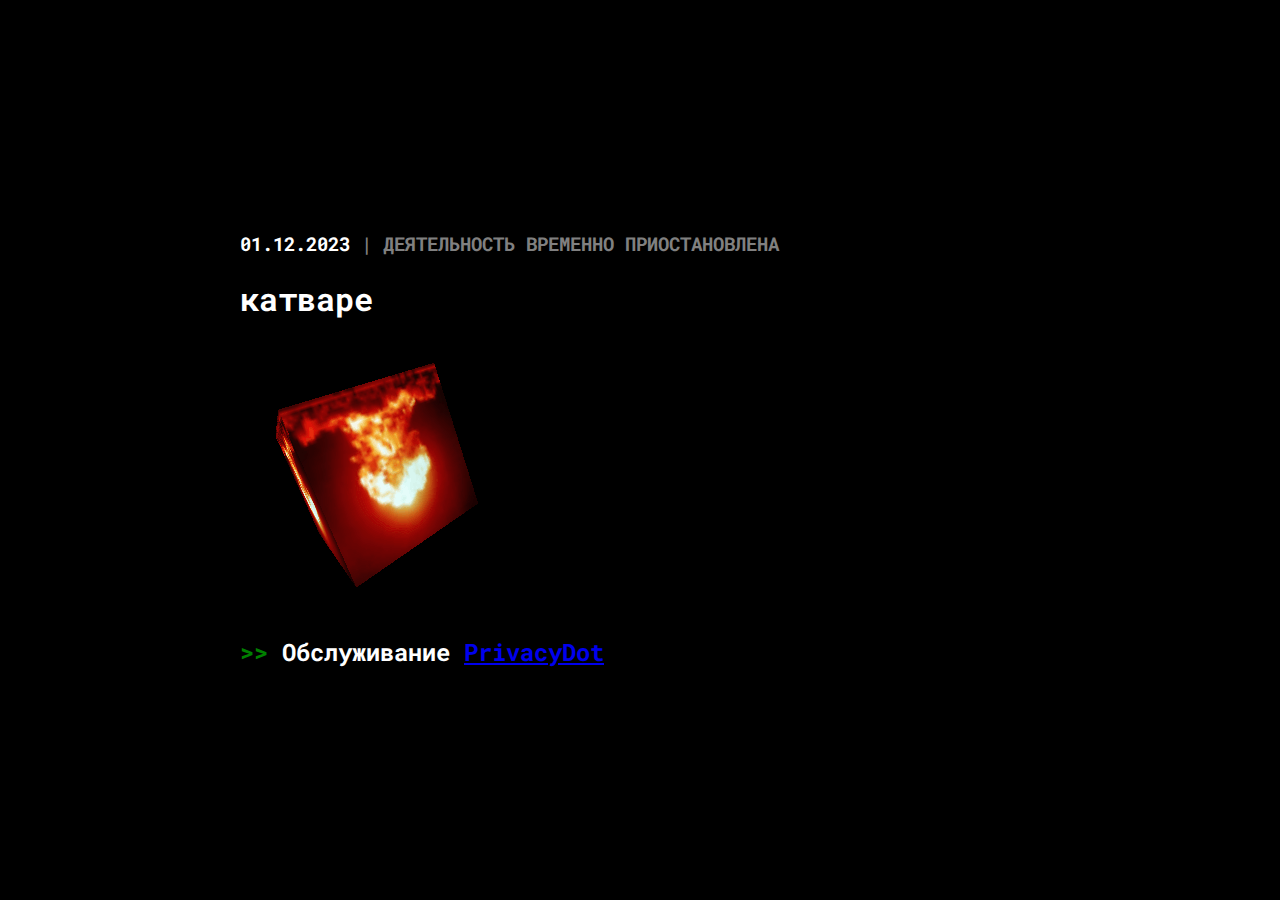
<file: index.html>
<!DOCTYPE html>
<html>
    <head>
        <title>катваре</title>
        <meta charset="utf-8">
        <meta name="viewport" content="width=device-width, initial-scale=1">
        <link rel="icon" type="image/x-icon" href="/img/explode.ico">
        <link rel="preconnect" href="https://fonts.googleapis.com">
        <link rel="preconnect" href="https://fonts.gstatic.com" crossorigin>
        <link href="https://fonts.googleapis.com/css2?family=Roboto+Mono:wght@300&display=swap" rel="stylesheet"> 

        <style>
            html, body {
                height: 100%;
            }
            body {
                margin: 0;
                display: flex;
                justify-content: center;
                align-items: center;
                background-color: black;
                color: white;
            }
            .content {
                max-width: 800px;
                width: 100%;
                font-family: 'Roboto Mono', monospace;
                padding: 0px 30px;
            }
        </style>
    </head>
    <body>
        <div class="content">
            <h3>01.12.2023 <span style="color: gray">| ДЕЯТЕЛЬНОСТЬ ВРЕМЕННО ПРИОСТАНОВЛЕНА</span></h3>
            <h1>катваре</h1>
            <img src="/img/explode.gif"></img>
            <br><br>
            <h2><span style="color: green">&gt;&gt;</span> Обслуживание <a href="https://privacydot.org/">PrivacyDot</a></h2>
        </div>
    </body>
</html>
</file>
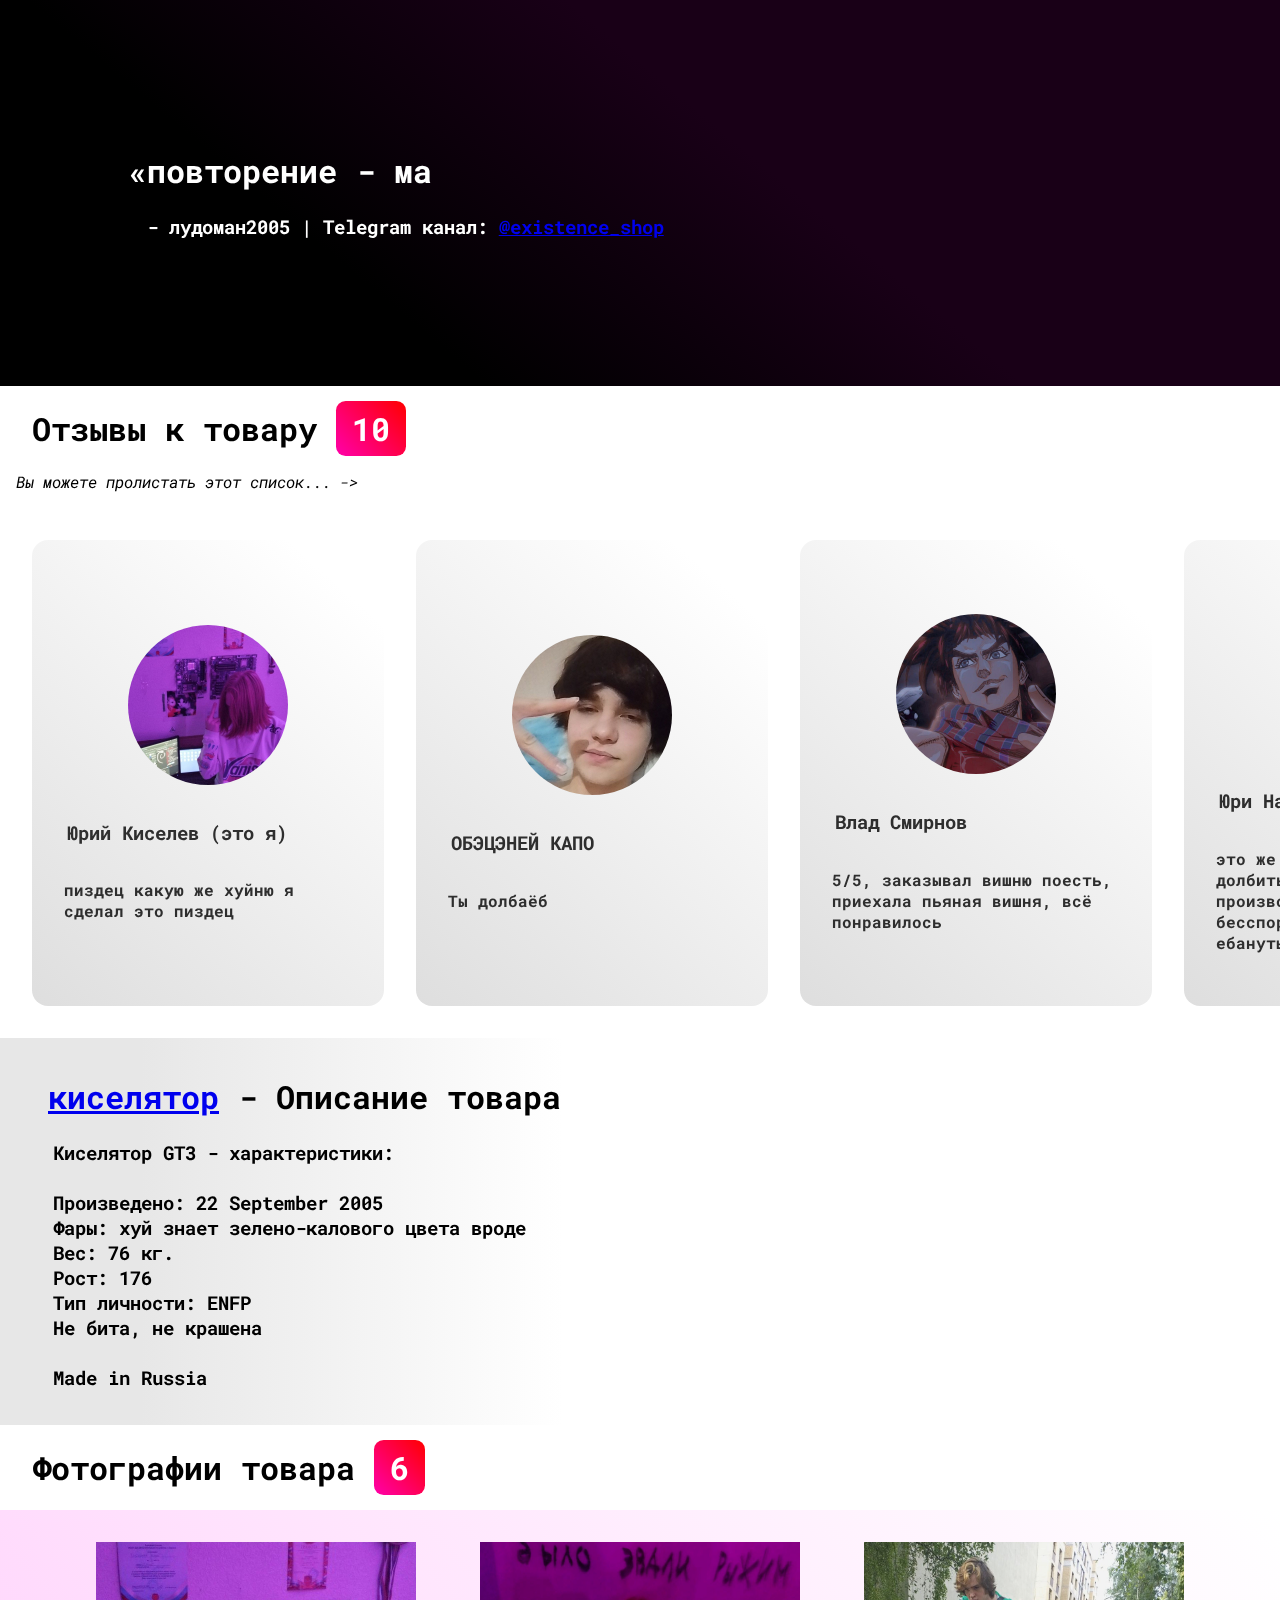
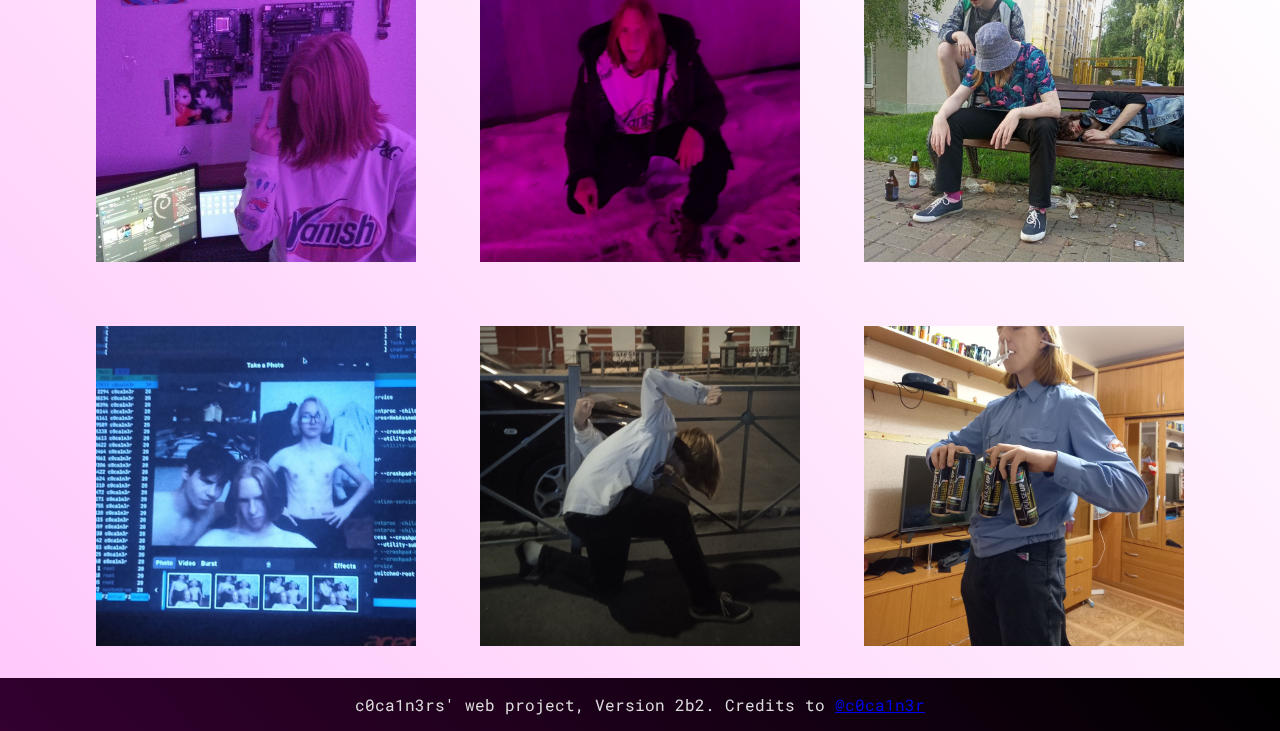
<file: c0ca1n3rw3b/index.html>
<html>
<head>
<meta charset="UTF-8">
<title>c0ca1n3rw3b</title>
<link rel="preconnect" href="https://fonts.googleapis.com">
<link rel="preconnect" href="https://fonts.gstatic.com" crossorigin>
<link href="https://fonts.googleapis.com/css2?family=Inter&family=Playfair+Display:ital,wght@1,500&family=Roboto+Mono:wght@300&display=swap" rel="stylesheet">
<meta name="viewport" content="width=device-width, initial-scale=1" />
<style>
.cocainer {
position: absolute;
left: 0;
right: 0;
top: 0;
}

/* Glow-эффект текста отрублен нахуй по причине ЛАГАЕТ ПИЗДЕЦ на телефонах((*/

.glow {
  color: #fff;
  /*text-shadow: 0 0 10px #fff, 0 0 20px #fff, 0 0 30px #e60073, 0 0 40px #e60073, 0 0 50px #e60073, 0 0 60px #e60073, 0 0 70px #e60073;*/
}
 /* -webkit-animation: glow 1s ease-in-out infinite alternate;
  -moz-animation: glow 1s ease-in-out infinite alternate;
  animation: glow 1s ease-in-out infinite alternate; 
}*/
/*
@-webkit-keyframes glow {
  from {
    text-shadow: 0 0 10px #fff, 0 0 20px #fff, 0 0 30px #e60073, 0 0 40px #e60073, 0 0 50px #e60073, 0 0 60px #e60073, 0 0 70px #e60073;
  }
  to {
    text-shadow: 0 0 20px #fff, 0 0 30px #ff4da6, 0 0 40px #ff4da6, 0 0 50px #ff4da6, 0 0 60px #ff4da6, 0 0 70px #ff4da6, 0 0 80px #ff4da6;
  }
}*/
.block1 {
padding: 10%;
background: rgb(0,0,0);
background: linear-gradient(40deg, rgba(0,0,0,1) 28%, rgba(25,0,23,1) 59%); 
color: #c100e8;
left: 0;
right: 0;
top: 0;
}
.block1 h1, h2, h3 {
font-family: 'Roboto Mono', monospace;
}
.block2 {
display: flex;
gap: 2em;
background-color: white;
justify-content: flex-start;
padding: 2em;
overflow-x: scroll;
}
.item {
border-radius: 1em;
background: rgb(255,255,255);
background: linear-gradient(222deg, rgba(255,255,255,1) 11%, rgba(222,222,222,1) 100%);
color: #2e2e2e; /*
-webkit-box-shadow: 0px 5px 10px 2px rgba(34, 60, 80, 0.2);
-moz-box-shadow: 0px 5px 10px 2px rgba(34, 60, 80, 0.2);
box-shadow: 0px 5px 10px 2px rgba(34, 60, 80, 0.2);
outline: 0.1em #fff solid; */
min-width: 20em;
max-width: 20em;
max-height: 30em;
min-height: 20em;
padding: 1em;
display: flex;
justify-content: center;
flex-direction: column;
}
.item img {
align-self: center;
border-radius: 100%;
width: 10em;
height: 10em;
margin: 1em;
}
.item p {
font-weight: 800;
font-family: 'Roboto Mono', monospace;
}
.pad h1, h2, h3, h4, p {
padding-left: 1em;
padding-right: 1em;
font-family: 'Roboto Mono', monospace;
}

.photos {
padding-left: 1em;
padding-right: 1em;
display: flex;
flex-wrap: wrap;
justify-content: center;
background: rgb(255,201,251);
background: linear-gradient(48deg, rgba(255,201,251,1) 0%, rgba(255,255,255,1) 100%);
}
.footer {
padding-left: 1em;
padding-right: 1em;
display: flex;
flex-wrap: wrap;
justify-content: center;
color: #dbdbdb;
background: rgb(51,0,47);
background: linear-gradient(48deg, rgba(51,0,47,1) 0%, rgba(0,0,0,1) 100%);
}
.footer h1, h2, h3, h4, p {
font-family: 'Roboto Mono', monospace;
}

.photos img {
width: 20em;
height: 20em;
padding: 2em;
border-radius: 1em;
}
.photos h1, h2, h3, h4, p {
font-family: 'Roboto Mono', monospace;
}
.counter {
padding: 0.2em;
border-radius: 0.3em;
color: white;
padding-left: 0.5em;
padding-right: 0.5em;
background: rgb(255,0,170);
background: linear-gradient(48deg, rgba(255,0,170,1) 0%, rgba(255,0,0,1) 100%); 
}
.specs {
background: rgb(231,231,231);
background: linear-gradient(90deg, rgba(231,231,231,1) 11%, rgba(255,255,255,1) 44%);
padding: 1em;
}

</style>
</head>
<body>
<div class="cocainer">
<div class="block1">
<h1 class="glow" id="quote">включи джаваскрипт долбоёб государство всё равно найдёт тебя если захочет</h1>
<h3 class="glow" id="name">- государь</h3>
</div>
<div class="pad">
<h1>Отзывы к товару <span class="counter">10</span></h1>
<p><i>Вы можете пролистать этот список... -></i></p>
</div>
<div class="block2">
<div class="item">
<img src="avatars/avatar.jpg"></img>
<h3>Юрий Киселев (это я)</h3>
<p>пиздец какую же хуйню я сделал это пиздец</p>
</div>
<div class="item">
<img src="avatars/obcn.jpg"></img>
<h3>ОБЭЦЭНЕЙ КАПО</h3>
<p>Ты долбаёб</p>
</div>
<div class="item">
<img src="avatars/partyboy.jpg"></img>
<h3>Влад Смирнов</h3>
<p>5/5, заказывал вишню поесть, приехала пьяная вишня, всё понравилось</p>
</div>
<div class="item">
<img src="avatars/jijka.jpg"></img>
<h3>Юри Нацуки</h3>
<p>это же какую дрянь надо долбить, чтобы такое производить начать. охуенно, бесспорно, куплю ещё, но вы ебанутые</p>
</div>
<div class="item">
<img src="avatars/thrashaholic.png"></img>
<h3>Руслан Крупица</h3>
<p>NIGGA SODA</p>
</div>
<div class="item">
<img src="avatars/ivan.jpg"></img>
<h3>Иван Гребенюк</h3>
<p>Во время секса хуй зажовывает, после писюн щиплет как все проходит в хую будто термиты жгет пиздец как воооооообщем советую всем советую1000000000/0</p>
</div>
<div class="item">
<img src="avatars/shmall.jpg"></img>
<h3>Алексей Шепелев</h3>
<p>Просрочка</p>
</div>
<div class="item">
<img src="avatars/maks.jpg"></img>
<h3>Максим Мерзляков</h3>
<p>с виду тухлый но по вкусу заебись</p>
</div>
<div class="item">
<img src="avatars/pavlov.jpg"></img>
<h3>Артем Павлов</h3>
<p>приторно сладкий</p>
</div>
<div class="item">
<img src="avatars/fursenko.jpg"></img>
<h3>Никита Фурсенко</h3>
<p>пиздатое агентство по фронтенду, рекомендую всем, вместе с сайтом дают ещё и на клык</p>
</div>
<div class="item">
<img src="avatars/ziga.jpg"></img>
<h3>Иван Загайнов</h3>
<p>ниче такая сосочка! ставлю 🥒 из 10</p>
</div>


</div>
<div class="pad specs">
<h1><a href="https://t.me/c0ca1n3r">киселятор</a> - Описание товара</h1>
<h3><p>Киселятор GT3 - характеристики:<br>
<br>
Произведено: 22 September 2005<br>
Фары: хуй знает зелено-калового цвета вроде<br>
Вес: 76 кг.<br>
Рост: 176<br>
Тип личности: ENFP<br>
Не бита, не крашена<br>
<br>
Made in Russia</p></h3>
</div>
<div class="pad">
<h1>Фотографии товара <span class="counter">6</span></h1>
</div>
<div class="photos">
<img src="photos/1.jpg"></img>
<img src="photos/2.jpg"></img>
<img src="photos/3.jpg"></img>
<img src="photos/4.jpg"></img>
<img src="photos/5.jpg"></img>
<img src="photos/6.jpg"></img>

</div>
<div class="footer">
<p>c0ca1n3rs' web project, Version 2b2. Credits to <a href="https://t.me/c0ca1n3r">@c0ca1n3r</a></p>
</div>
</div>
<script>
const quotes = [
  "тяжело в лечении - легко в гробу",
  "армейский резерв, стройбат, тактика, боекомплект - именно так называются мясные консервы в магазине Глобус",
  "скажите гранатомёту что плод надёжно защищён в животике у мамы",
  "посетители детской поликлиники, вы совсем долбаёбы?",
  "я создал эту хуйню и теперь всем пиздец",
  "все люди на земле - братья, но никак не сёстры",
  "повторение - мать учения, сдохла нахуй",
  "почему можно сосать член среди тц",
  "амфетамин ц чтобы не было морщин на лице",
  "мама за 49 рублей в пятерочке продаётся, ее можно кипятком залить и съесть, сомневаюсь, что твоей матери такое понравится",
  "пока ты к девочкам лип я ловил бэд трип",
  "в чужую церковь со своим мефедроном не ходят",
  "сосала за айфон получила тамагоч",
  // Добавьте здесь другие цитаты по вашему усмотрению
];

// Список имен
const names = [
  "- лудоман2005",
  "- блядомразь2005",
  "- c0ca1n3r",
  "- будни пиздабола",
  "- александр шпак",
  "- 4:20",
  "- уёбище на связи",
  "- catweird",
  "- dj total razjebass",
  "- юри киселев",
  "- petyabat",
  "- ctwrd",
  "- catwared",
  "- izzytopdevelop",
  "- y.kiselev",
  "- 1ntral1gat0r",
  "- кисельGPT",
  "- кисель",
  "- киселек",
  "- киселеныш",
  "- киселятор",
  "- киселитлер",
  // Добавьте здесь другие имена по вашему усмотрению
];

// Функция для выбора случайной цитаты и ее отображения
function showRandomQuote() {
  const randomIndex = Math.floor(Math.random() * quotes.length);
  //const quoteElement = document.getElementById("quote");
  //quoteElement.textContent = quotes[randomIndex];
  return "«" + quotes[randomIndex] + "»";
}

// Функция для выбора случайного имени и его отображения
function showRandomName() {
  const randomIndex = Math.floor(Math.random() * names.length);
  const nameElement = document.getElementById("name");
  nameElement.innerHTML = names[randomIndex] + " | Telegram канал: <a href='https://t.me/existence_shop'>@existence_shop</a>";
}
document.getElementById("quote").innerHTML = "";
var i = 0;
var txt = showRandomQuote();
var speed = 50; /* The speed/duration of the effect in milliseconds */
//showRandomQuote();
showRandomName();
function typeWriter() {
  if (i < txt.length) {
    document.getElementById("quote").innerHTML += txt.charAt(i);
    i++;
    setTimeout(typeWriter, speed);
  }
}
typeWriter();
</script>
</body>
</html>
</file>
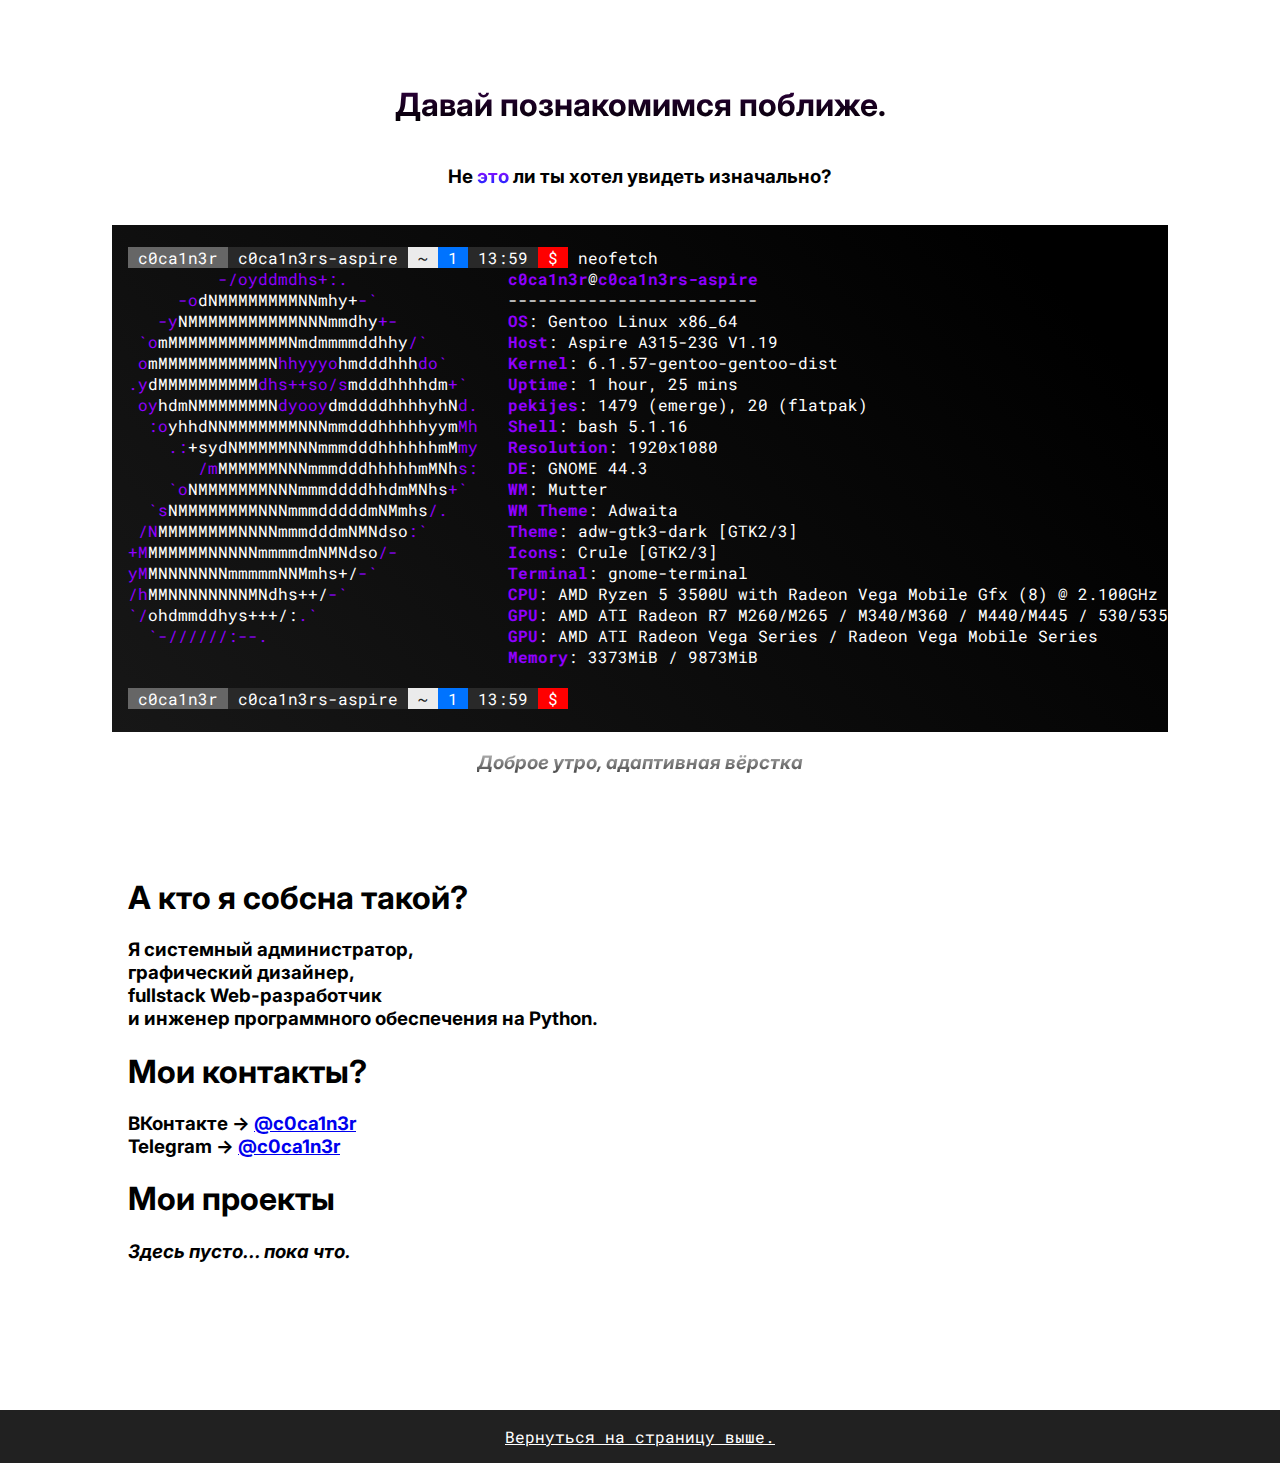
<file: c0ca1n3rw3b/let_me_know_you_near/index.html>
<!doctype html>
<html>
<head>
<meta charset="UTF-8">
<title>well</title>
 <link rel="preconnect" href="https://fonts.googleapis.com">
<link rel="preconnect" href="https://fonts.gstatic.com" crossorigin>
<link href="https://fonts.googleapis.com/css2?family=Inter:wght@400;700&family=Roboto+Mono:wght@300;400&display=swap" rel="stylesheet"> 
<meta name="viewport" content="width=device-width, initial-scale=1" />
<style>
.main {
background-color: white;
position: absolute;
left: 0;
right: 0;
top: 0;
}
.default {
  font-family: 'Inter', sans-serif;
}
.bold {
  font-family: 'Inter', sans-serif;
  font-weight: 700;
}
.terminal {
  font-family: 'Roboto Mono', monospace;
  font-weight: 400;
}
.maincontainer {
  padding-top: 5%;
  padding-left: 10%;
  padding-right: 10%;
  display: flex;
  justify-content: center;
  align-items: center;
  flex-direction: column;
}
.footer {
  display: flex;
  color: white;
  font-family: 'Roboto Mono', monospace;
  background-color: #212121;
  justify-content: center;
  padding: 1em;
}
.footer a {
  color: white;
}
.bochka {
  padding-top: 5%;
  padding-left: 10%;
  padding-right: 10%;
  padding-bottom: 10%;
  display: flex;
  flex-direction: row;
}
.imgg {
  max-height: 20em;
  border-radius: 1em;
  max-width: 20em;
  width: 20em;
  height: 20em;
  margin-left: 2em;
}
.hero-greeting {
  background: -webkit-linear-gradient(#320042, #000);
  -webkit-background-clip: text;
  -webkit-text-fill-color: transparent;
}
.hero-highlight {
  background: -webkit-linear-gradient(#c100ff, #002fff);
  -webkit-background-clip: text;
  -webkit-text-fill-color: transparent;

}
.emulator {
  overflow: scroll;
  background: rgb(0,0,0);
  background: linear-gradient(228deg, rgba(0,0,0,1) 11%, rgba(23,23,23,1) 100%);
    display: flex;
  align-items: center;
  width: 100%;
  color: white;
  padding-left: 1em;
  padding-right: 1em;
  padding-top: 0.4em;
  padding-bottom: 0.4em;
}
.poxyi {
  background: -webkit-linear-gradient(#c2c2c2, #424242);
  -webkit-background-clip: text;
  -webkit-text-fill-color: transparent;
}
</style>
</head>
<body>
<div class="main">
 <div class="maincontainer">
  <h1 class="bold hero-greeting">Давай познакомимся поближе.</h1>
  <h3 class="default" style="padding-bottom: 1em">Не <span class="hero-highlight">это</span> ли ты хотел увидеть изначально?</h3>
  <div class="emulator">
   <pre class="terminal"><span style="background-color: #666666; color: white"> c0ca1n3r </span><span style="background-color: #292929; color: white"> c0ca1n3rs-aspire </span><span style="background-color: #ebebeb; color: #1f1f1f;"> ~ </span><span style="background-color: #0073ff; color: white;"> 1 </span><span style="background-color: #292929; color: white"> 13:59 </span><span style="background-color: red; color: white"> $ </span> neofetch 
         <span style="color: #9000ff">-/oyddmdhs+:.</span>                <span style="color: #9000ff"><b>c0ca1n3r</b></span>@<span style="color: #9000ff"><b>c0ca1n3rs-aspire</b></span> 
     <span style="color: #9000ff">-o</span>dNMMMMMMMMNNmhy+<span style="color: #9000ff">-`</span>             ------------------------- 
   <span style="color: #9000ff">-y</span>NMMMMMMMMMMMNNNmmdhy<span style="color: #9000ff">+-</span>           <span style="color: #9000ff"><b>OS</b></span>: Gentoo Linux x86_64 
 <span style="color: #9000ff">`o</span>mMMMMMMMMMMMMNmdmmmmddhhy<span style="color: #9000ff">/`</span>        <span style="color: #9000ff"><b>Host</b></span>: Aspire A315-23G V1.19 
 <span style="color: #9000ff">o</span>mMMMMMMMMMMMN<span style="color: #9000ff">hhyyyo</span>hmdddhhh<span style="color: #9000ff">do`</span>      <span style="color: #9000ff"><b>Kernel</b></span>: 6.1.57-gentoo-gentoo-dist 
<span style="color: #9000ff">.y</span>dMMMMMMMMMM<span style="color: #9000ff">dhs++so/s</span>mdddhhhhdm<span style="color: #9000ff">+`</span>    <span style="color: #9000ff"><b>Uptime</b></span>: 1 hour, 25 mins 
 <span style="color: #9000ff">oy</span>hdmNMMMMMMMN<span style="color: #9000ff">dyooy</span>dmddddhhhhyhN<span style="color: #9000ff">d.</span>   <span style="color: #9000ff"><b>pekijes</b></span>: 1479 (emerge), 20 (flatpak) 
  <span style="color: #9000ff">:o</span>yhhdNNMMMMMMMNNNmmdddhhhhhyym<span style="color: #9000ff">Mh</span>   <span style="color: #9000ff"><b>Shell</b></span>: bash 5.1.16 
    <span style="color: #9000ff">.:</span>+sydNMMMMMNNNmmmdddhhhhhhmM<span style="color: #9000ff">my</span>   <span style="color: #9000ff"><b>Resolution</b></span>: 1920x1080 
       <span style="color: #9000ff">/m</span>MMMMMMNNNmmmdddhhhhhmMNh<span style="color: #9000ff">s:</span>   <span style="color: #9000ff"><b>DE</b></span>: GNOME 44.3 
    <span style="color: #9000ff">`o</span>NMMMMMMMNNNmmmddddhhdmMNhs<span style="color: #9000ff">+`</span>    <span style="color: #9000ff"><b>WM</b></span>: Mutter 
  <span style="color: #9000ff">`s</span>NMMMMMMMMNNNmmmdddddmNMmhs<span style="color: #9000ff">/.</span>      <span style="color: #9000ff"><b>WM Theme</b></span>: Adwaita 
 <span style="color: #9000ff">/N</span>MMMMMMMMNNNNmmmdddmNMNdso<span style="color: #9000ff">:`</span>        <span style="color: #9000ff"><b>Theme</b></span>: adw-gtk3-dark [GTK2/3] 
<span style="color: #9000ff">+M</span>MMMMMMNNNNNmmmmdmNMNdso<span style="color: #9000ff">/-</span>           <span style="color: #9000ff"><b>Icons</b></span>: Crule [GTK2/3] 
<span style="color: #9000ff">yM</span>MNNNNNNNmmmmmNNMmhs+/<span style="color: #9000ff">-`</span>             <span style="color: #9000ff"><b>Terminal</b></span>: gnome-terminal 
<span style="color: #9000ff">/h</span>MMNNNNNNNNMNdhs++/<span style="color: #9000ff">-`</span>                <span style="color: #9000ff"><b>CPU</b></span>: AMD Ryzen 5 3500U with Radeon Vega Mobile Gfx (8) @ 2.100GHz 
<span style="color: #9000ff">`/</span>ohdmmddhys+++/:<span style="color: #9000ff">.`</span>                   <span style="color: #9000ff"><b>GPU</b></span>: AMD ATI Radeon R7 M260/M265 / M340/M360 / M440/M445 / 530/535 / 620/625 Mobile 
  <span style="color: #9000ff">`-//////:--.</span>                        <span style="color: #9000ff"><b>GPU</b></span>: AMD ATI Radeon Vega Series / Radeon Vega Mobile Series 
                                      <span style="color: #9000ff"><b>Memory</b></span>: 3373MiB / 9873MiB 

<span style="background-color: #666666; color: white"> c0ca1n3r </span><span style="background-color: #292929; color: white"> c0ca1n3rs-aspire </span><span style="background-color: #ebebeb; color: #1f1f1f;"> ~ </span><span style="background-color: #0073ff; color: white;"> 1 </span><span style="background-color: #292929; color: white"> 13:59 </span><span style="background-color: red; color: white"> $ </span>   </pre>
  </div>
  <h3 class="default poxyi"><i>Доброе утро, адаптивная вёрстка</i></h3>
 </div>
 <div class="bochka">
 <div class="seccontainer">
 <h1 class="default">А кто я собсна такой?</h1>
 <h3 class="default"><p>Я системный администратор, <br>графический дизайнер, <br>fullstack Web-разработчик <br>и инженер программного обеспечения на Python.</p></h3>
 <h1 class="default">Мои контакты?</h1>
 <h3 class="default"><p>ВКонтакте -> <a href="https://vk.com/c0ca1n3r">@c0ca1n3r</a><br>Telegram -> <a href="https://t.me/c0ca1n3r">@c0ca1n3r</a></p></h3>
 <h1 class="default">Мои проекты</h1>
 <h3 class="default"><i>Здесь пусто... пока что.</i></h3>
 </div>
 </div>
 <div class="footer">
  <a href="..\">Вернуться на страницу выше.</a>
 </div>

</div>
</body>
</html>
</file>
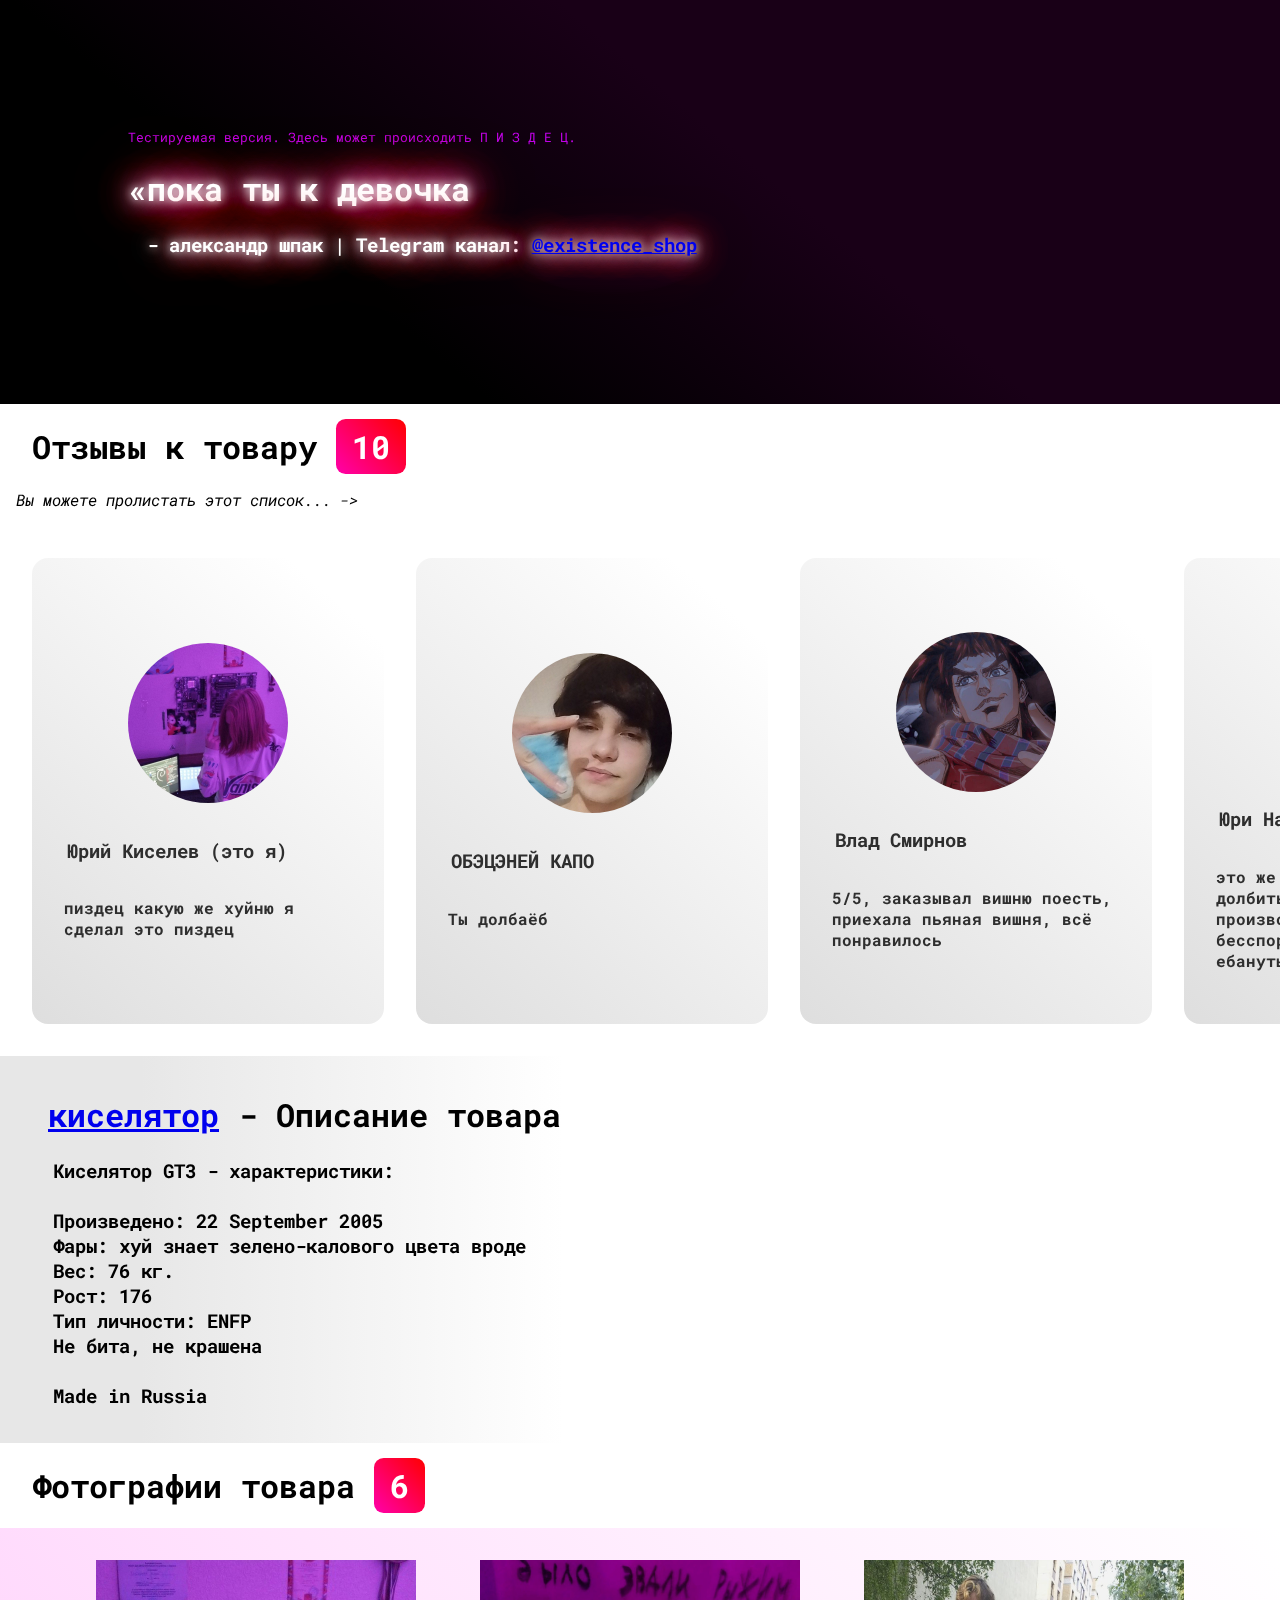
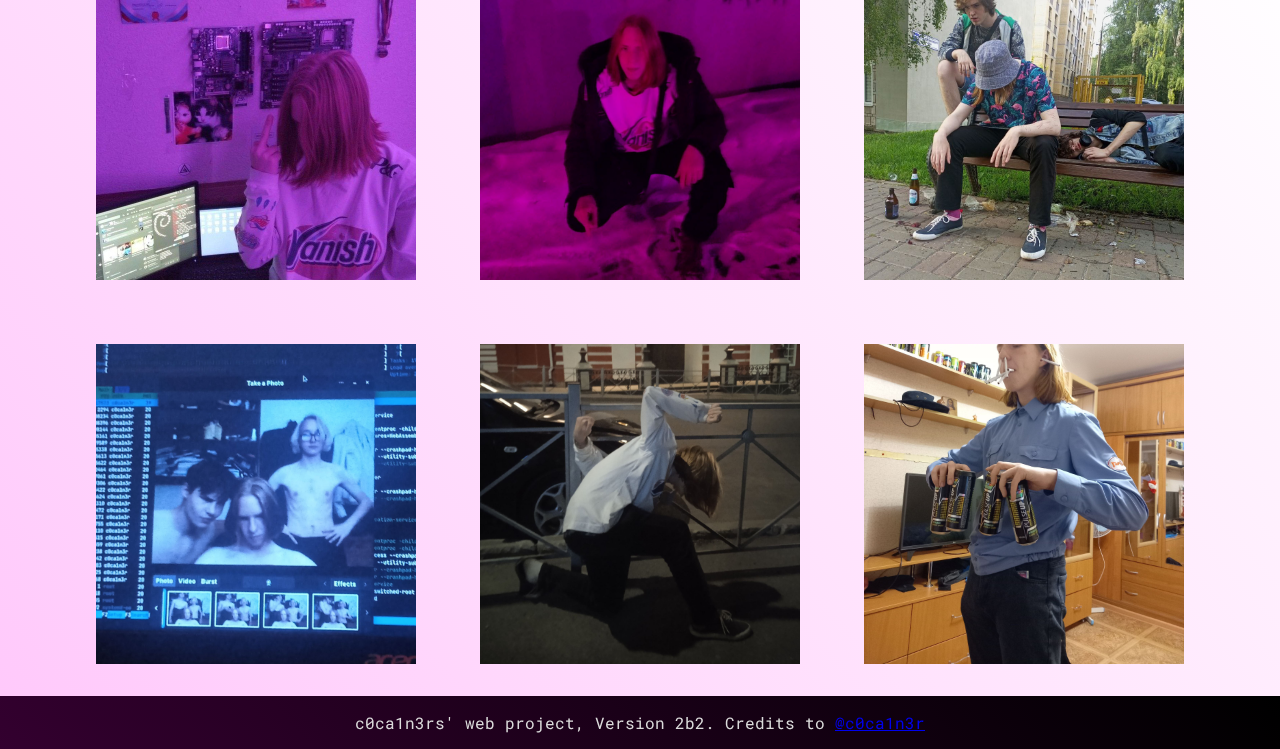
<file: c0ca1n3rw3b/index2.html>
<html>
<head>
<meta charset="UTF-8">
<title>c0ca1n3rw3b</title>
<link rel="preconnect" href="https://fonts.googleapis.com">
<link rel="preconnect" href="https://fonts.gstatic.com" crossorigin>
<link href="https://fonts.googleapis.com/css2?family=Inter&family=Playfair+Display:ital,wght@1,500&family=Roboto+Mono:wght@300&display=swap" rel="stylesheet">
<meta name="viewport" content="width=device-width, initial-scale=1" />
<style>
.cocainer {
position: absolute;
left: 0;
right: 0;
top: 0;
}

/* здесь эффект глоу включен но это тестовая страница */

.glow {
  color: #fff;
  text-shadow: 0 0 10px #fff, 0 0 20px #fff, 0 0 30px #e60073, 0 0 40px #e60073, 0 0 50px #e60073, 0 0 60px #e60073, 0 0 70px #e60073;
  animation: glow 1s ease-in-out infinite alternate; 
}

@keyframes glow {
  from {
    text-shadow: 0 0 10px #fff, 0 0 20px #fff, 0 0 30px #e60073, 0 0 40px #e60073, 0 0 50px #e60073, 0 0 60px #e60073, 0 0 70px #e60073;
  }
  to {
    text-shadow: 0 0 20px #fff, 0 0 30px #ff4da6, 0 0 40px #ff4da6, 0 0 50px #ff4da6, 0 0 60px #ff4da6, 0 0 70px #ff4da6, 0 0 80px #ff4da6;
  }
}
.block1 {
padding: 10%;
background: rgb(0,0,0);
background: linear-gradient(40deg, rgba(0,0,0,1) 28%, rgba(25,0,23,1) 59%); 
color: #c100e8;
left: 0;
right: 0;
top: 0;
}
.block1 h1, h2, h3 {
font-family: 'Roboto Mono', monospace;
}
.block2 {
display: flex;
gap: 2em;
background-color: white;
justify-content: flex-start;
padding: 2em;
overflow-x: scroll;
}
.item {
border-radius: 1em;
background: rgb(255,255,255);
background: linear-gradient(222deg, rgba(255,255,255,1) 11%, rgba(222,222,222,1) 100%);
color: #2e2e2e; /*
-webkit-box-shadow: 0px 5px 10px 2px rgba(34, 60, 80, 0.2);
-moz-box-shadow: 0px 5px 10px 2px rgba(34, 60, 80, 0.2);
box-shadow: 0px 5px 10px 2px rgba(34, 60, 80, 0.2);
outline: 0.1em #fff solid; */
min-width: 20em;
max-width: 20em;
max-height: 30em;
min-height: 20em;
padding: 1em;
display: flex;
justify-content: center;
flex-direction: column;
}
.item img {
align-self: center;
border-radius: 100%;
width: 10em;
height: 10em;
margin: 1em;
}
.item p {
font-weight: 800;
font-family: 'Roboto Mono', monospace;
}
.pad h1, h2, h3, h4, p {
padding-left: 1em;
padding-right: 1em;
font-family: 'Roboto Mono', monospace;
}

.photos {
padding-left: 1em;
padding-right: 1em;
display: flex;
flex-wrap: wrap;
justify-content: center;
background: rgb(255,201,251);
background: linear-gradient(48deg, rgba(255,201,251,1) 0%, rgba(255,255,255,1) 100%);
}
.footer {
padding-left: 1em;
padding-right: 1em;
display: flex;
flex-wrap: wrap;
justify-content: center;
color: #dbdbdb;
background: rgb(51,0,47);
background: linear-gradient(48deg, rgba(51,0,47,1) 0%, rgba(0,0,0,1) 100%);
}
.block1 small {
  font-family: 'Roboto Mono', monospace;
}
.footer h1, h2, h3, h4, p {
font-family: 'Roboto Mono', monospace;
}

.photos img {
width: 20em;
height: 20em;
padding: 2em;
border-radius: 1em;
}
.photos h1, h2, h3, h4, p {
font-family: 'Roboto Mono', monospace;
}
.counter {
padding: 0.2em;
border-radius: 0.3em;
color: white;
padding-left: 0.5em;
padding-right: 0.5em;
background: rgb(255,0,170);
background: linear-gradient(48deg, rgba(255,0,170,1) 0%, rgba(255,0,0,1) 100%); 
}
.specs {
background: rgb(231,231,231);
background: linear-gradient(90deg, rgba(231,231,231,1) 11%, rgba(255,255,255,1) 44%);
padding: 1em;
}

</style>
</head>
<body>
<div class="cocainer">
<div class="block1">
  <small>Тестируемая версия. Здесь может происходить П И З Д Е Ц.</small>
<h1 class="glow" id="quote">включи джаваскрипт долбоёб государство всё равно найдёт тебя если захочет</h1>
<h3 class="glow" id="name">- государь</h3>
</div>
<div class="pad">
<h1>Отзывы к товару <span class="counter">10</span></h1>
<p><i>Вы можете пролистать этот список... -></i></p>
</div>
<div class="block2">
<div class="item">
<img src="avatars/avatar.jpg"></img>
<h3>Юрий Киселев (это я)</h3>
<p>пиздец какую же хуйню я сделал это пиздец</p>
</div>
<div class="item">
<img src="avatars/obcn.jpg"></img>
<h3>ОБЭЦЭНЕЙ КАПО</h3>
<p>Ты долбаёб</p>
</div>
<div class="item">
<img src="avatars/partyboy.jpg"></img>
<h3>Влад Смирнов</h3>
<p>5/5, заказывал вишню поесть, приехала пьяная вишня, всё понравилось</p>
</div>
<div class="item">
<img src="avatars/jijka.jpg"></img>
<h3>Юри Нацуки</h3>
<p>это же какую дрянь надо долбить, чтобы такое производить начать. охуенно, бесспорно, куплю ещё, но вы ебанутые</p>
</div>
<div class="item">
<img src="avatars/thrashaholic.png"></img>
<h3>Руслан Крупица</h3>
<p>NIGGA SODA</p>
</div>
<div class="item">
<img src="avatars/ivan.jpg"></img>
<h3>Иван Гребенюк</h3>
<p>Во время секса хуй зажовывает, после писюн щиплет как все проходит в хую будто термиты жгет пиздец как воооооообщем советую всем советую1000000000/0</p>
</div>
<div class="item">
<img src="avatars/shmall.jpg"></img>
<h3>Алексей Шепелев</h3>
<p>Просрочка</p>
</div>
<div class="item">
<img src="avatars/maks.jpg"></img>
<h3>Максим Мерзляков</h3>
<p>с виду тухлый но по вкусу заебись</p>
</div>
<div class="item">
<img src="avatars/pavlov.jpg"></img>
<h3>Артем Павлов</h3>
<p>приторно сладкий</p>
</div>
<div class="item">
<img src="avatars/fursenko.jpg"></img>
<h3>Никита Фурсенко</h3>
<p>пиздатое агентство по фронтенду, рекомендую всем, вместе с сайтом дают ещё и на клык</p>
</div>
<div class="item">
<img src="avatars/ziga.jpg"></img>
<h3>Иван Загайнов</h3>
<p>ниче такая сосочка! ставлю 🥒 из 10</p>
</div>


</div>
<div class="pad specs">
<h1><a href="https://t.me/c0ca1n3r">киселятор</a> - Описание товара</h1>
<h3><p>Киселятор GT3 - характеристики:<br>
<br>
Произведено: 22 September 2005<br>
Фары: хуй знает зелено-калового цвета вроде<br>
Вес: 76 кг.<br>
Рост: 176<br>
Тип личности: ENFP<br>
Не бита, не крашена<br>
<br>
Made in Russia</p></h3>
</div>
<div class="pad">
<h1>Фотографии товара <span class="counter">6</span></h1>
</div>
<div class="photos">
<img src="photos/1.jpg"></img>
<img src="photos/2.jpg"></img>
<img src="photos/3.jpg"></img>
<img src="photos/4.jpg"></img>
<img src="photos/5.jpg"></img>
<img src="photos/6.jpg"></img>

</div>
<div class="footer">
<p>c0ca1n3rs' web project, Version 2b2. Credits to <a href="https://t.me/c0ca1n3r">@c0ca1n3r</a></p>
</div>
</div>
<script>
const quotes = [
  "тяжело в лечении - легко в гробу",
  "армейский резерв, стройбат, тактика, боекомплект - именно так называются мясные консервы в магазине Глобус",
  "скажите гранатомёту что плод надёжно защищён в животике у мамы",
  "посетители детской поликлиники, вы совсем долбаёбы?",
  "я создал эту хуйню и теперь всем пиздец",
  "все люди на земле - братья, но никак не сёстры",
  "повторение - мать учения, сдохла нахуй",
  "почему можно сосать член среди тц",
  "амфетамин ц чтобы не было морщин на лице",
  "мама за 49 рублей в пятерочке продаётся, ее можно кипятком залить и съесть, сомневаюсь, что твоей матери такое понравится",
  "пока ты к девочкам лип я ловил бэд трип",
  "в чужую церковь со своим мефедроном не ходят",
  "сосала за айфон получила тамагоч",
  // Добавьте здесь другие цитаты по вашему усмотрению
];

// Список имен
const names = [
  "- лудоман2005",
  "- блядомразь2005",
  "- c0ca1n3r",
  "- будни пиздабола",
  "- александр шпак",
  "- 4:20",
  "- уёбище на связи",
  "- catweird",
  "- dj total razjebass",
  "- юри киселев",
  "- petyabat",
  "- ctwrd",
  "- catwared",
  "- izzytopdevelop",
  "- y.kiselev",
  "- 1ntral1gat0r",
  "- кисельGPT",
  "- кисель",
  "- киселек",
  "- киселеныш",
  "- киселятор",
  "- киселитлер",
  // Добавьте здесь другие имена по вашему усмотрению
];

// Функция для выбора случайной цитаты и ее отображения
function showRandomQuote() {
  const randomIndex = Math.floor(Math.random() * quotes.length);
  //const quoteElement = document.getElementById("quote");
  //quoteElement.textContent = quotes[randomIndex];
  return "«" + quotes[randomIndex] + "»";
}

// Функция для выбора случайного имени и его отображения
function showRandomName() {
  const randomIndex = Math.floor(Math.random() * names.length);
  const nameElement = document.getElementById("name");
  nameElement.innerHTML = names[randomIndex] + " | Telegram канал: <a href='https://t.me/existence_shop'>@existence_shop</a>";
}
document.getElementById("quote").innerHTML = "";
var i = 0;
var txt = showRandomQuote();
var speed = 50; /* The speed/duration of the effect in milliseconds */
//showRandomQuote();
showRandomName();
function typeWriter() {
  if (i < txt.length) {
    document.getElementById("quote").innerHTML += txt.charAt(i);
    i++;
    setTimeout(typeWriter, speed);
  }
}
typeWriter();
</script>
</body>
</html>
</file>
